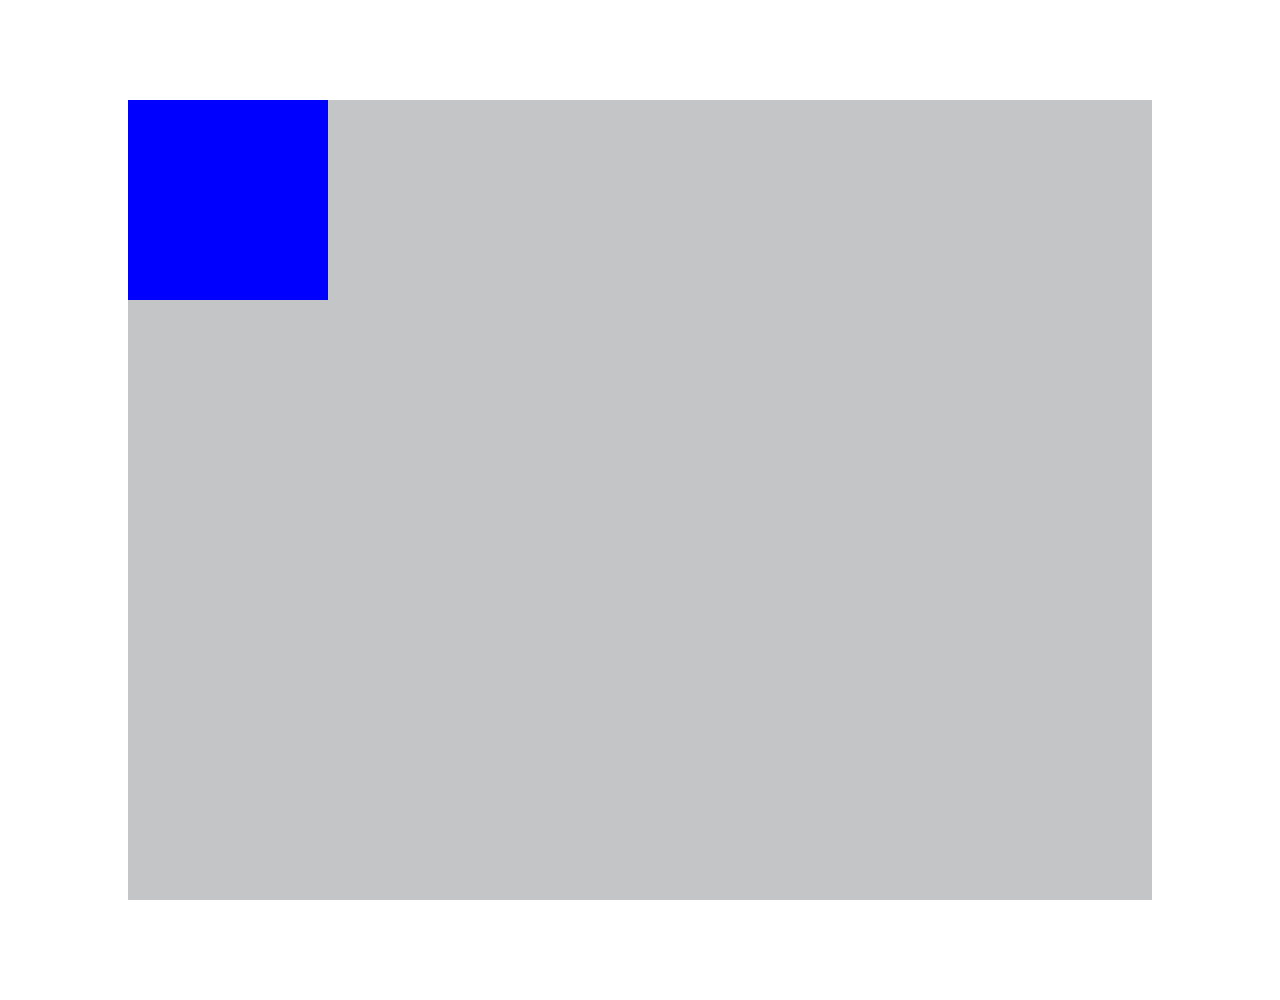
<file: CssAnimations/index.html>
<!DOCTYPE html>
<html lang="en">
<head>
    <meta charset="UTF-8">
    <meta name="viewport" content="width=device-width, initial-scale=1.0">
    <title>CSS Animations</title>

    <link rel="stylesheet" href="style.css">
</head>
<body>

    <main>
        <div class="square"></div>
    </main>
    
</body>
</html>
</file>
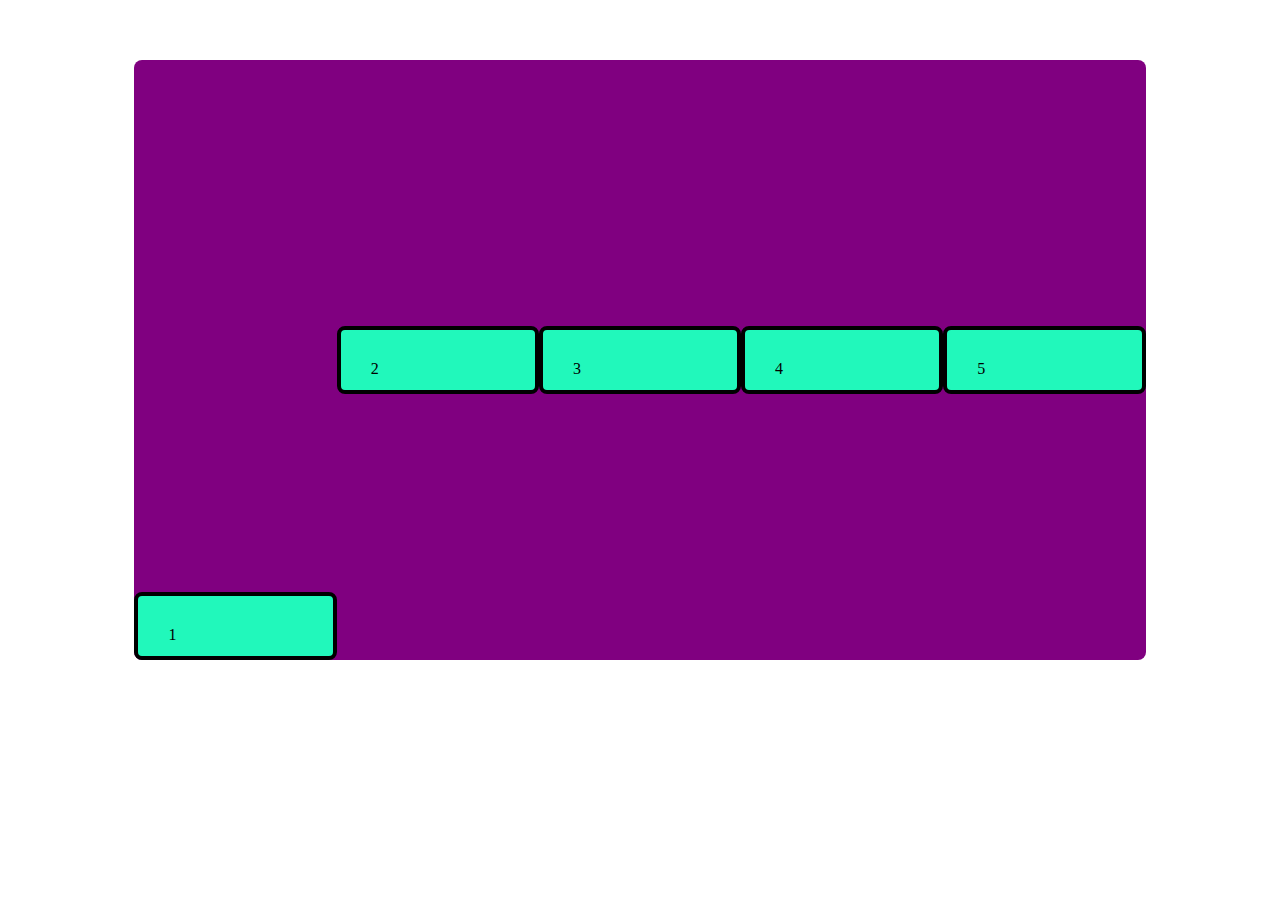
<file: CssFlexBox/index.html>
<!DOCTYPE html>
<html lang="en">
<head>
    <meta charset="UTF-8">
    <meta name="viewport" content="width=device-width, initial-scale=1.0">
    <title>FlexBoxCss</title>

    <link rel="stylesheet" href="style.css">
</head>
<body>
    
    <div class="my-container">
        <div class="my-item self-top">
            1
        </div>

        <div class="my-item">
            2
        </div>

        <div class="my-item">
            3
        </div>

        <div class="my-item">
            4
        </div>

        <div class="my-item">
            5
        </div>
    </div>

</body>
</html>
</file>
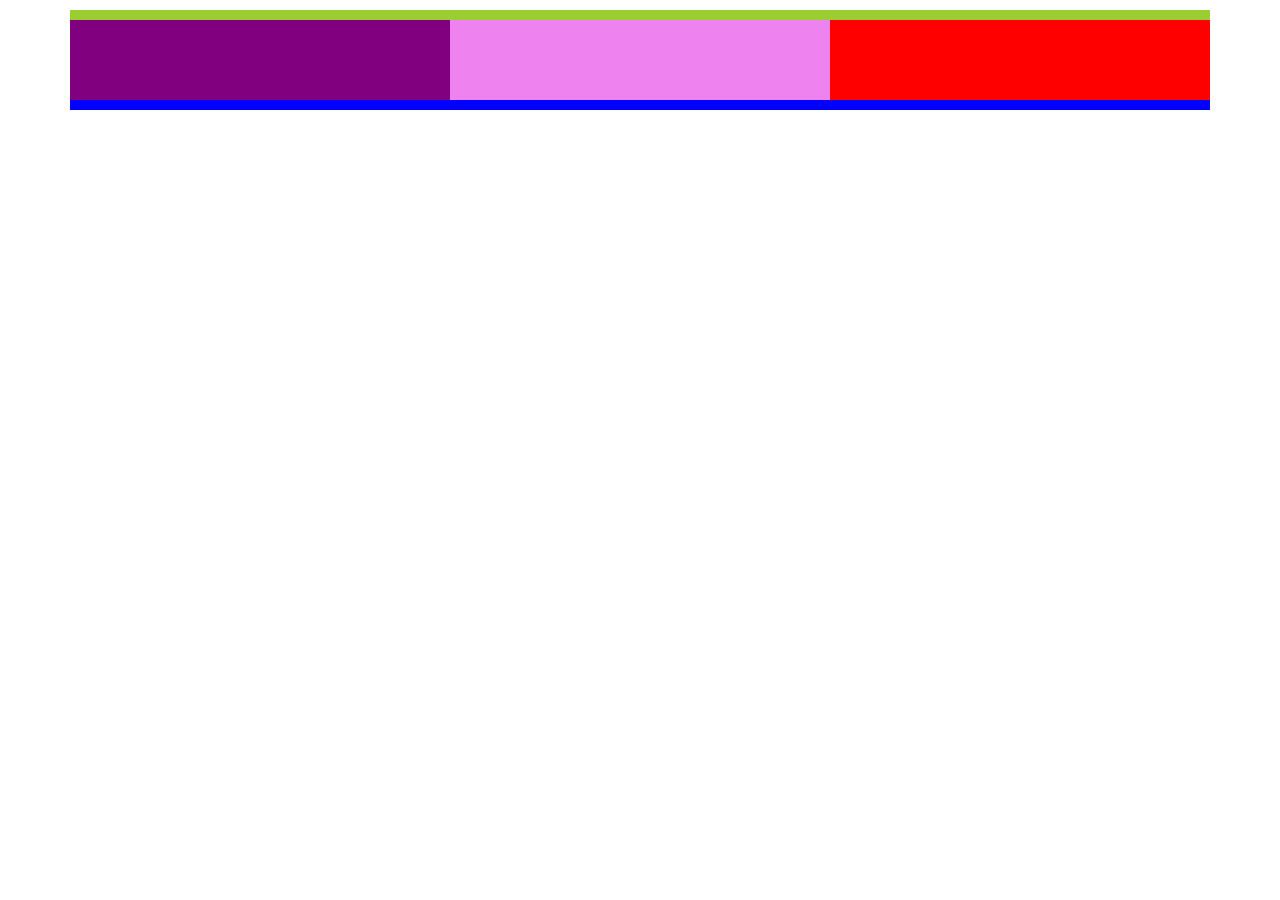
<file: CssGrid/index.html>
<!DOCTYPE html>
<html lang="en">
<head>
    <meta charset="UTF-8">
    <meta name="viewport" content="width=device-width, initial-scale=1.0">
    <title>Css Grid Bootstrap</title>
    <link rel="stylesheet" href="bootstrap-grid.min.css">
    <link rel="stylesheet" href="style.css">
</head>
<body>
    
    <div class="mybox container">

        <div class="row justify-content-center">
            
        <div class="col-sm-12 col-lg-4 div1"></div>
        <div class="col-sm-12 col-lg-4 div2"></div>
        <div class="col-sm-12 col-lg-4 div3"></div>

        </div>

    </div>

</body>
</html>
</file>
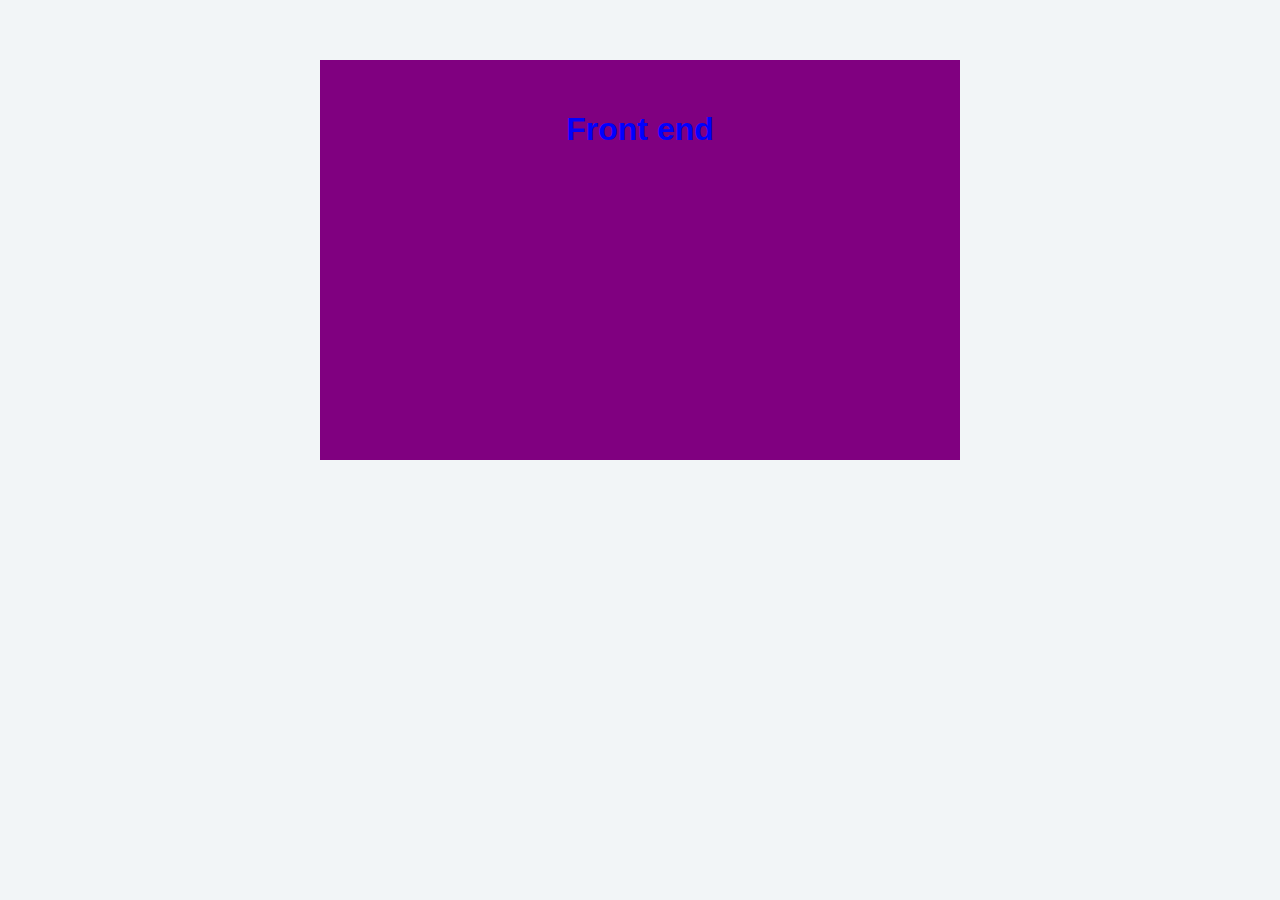
<file: CssResponsivo/index.html>
<!DOCTYPE html>
<html lang="en">
<head>
    <meta charset="UTF-8">
    <meta name="viewport" content="width=device-width, initial-scale=1.0">
    <title>Exercício Media Queries</title>

    <link rel="stylesheet" href="style.css">

</head>
<body>
    <div class="mybox">
    <h1>Front end</h1>
    </div>

</body>
</html>
</file>
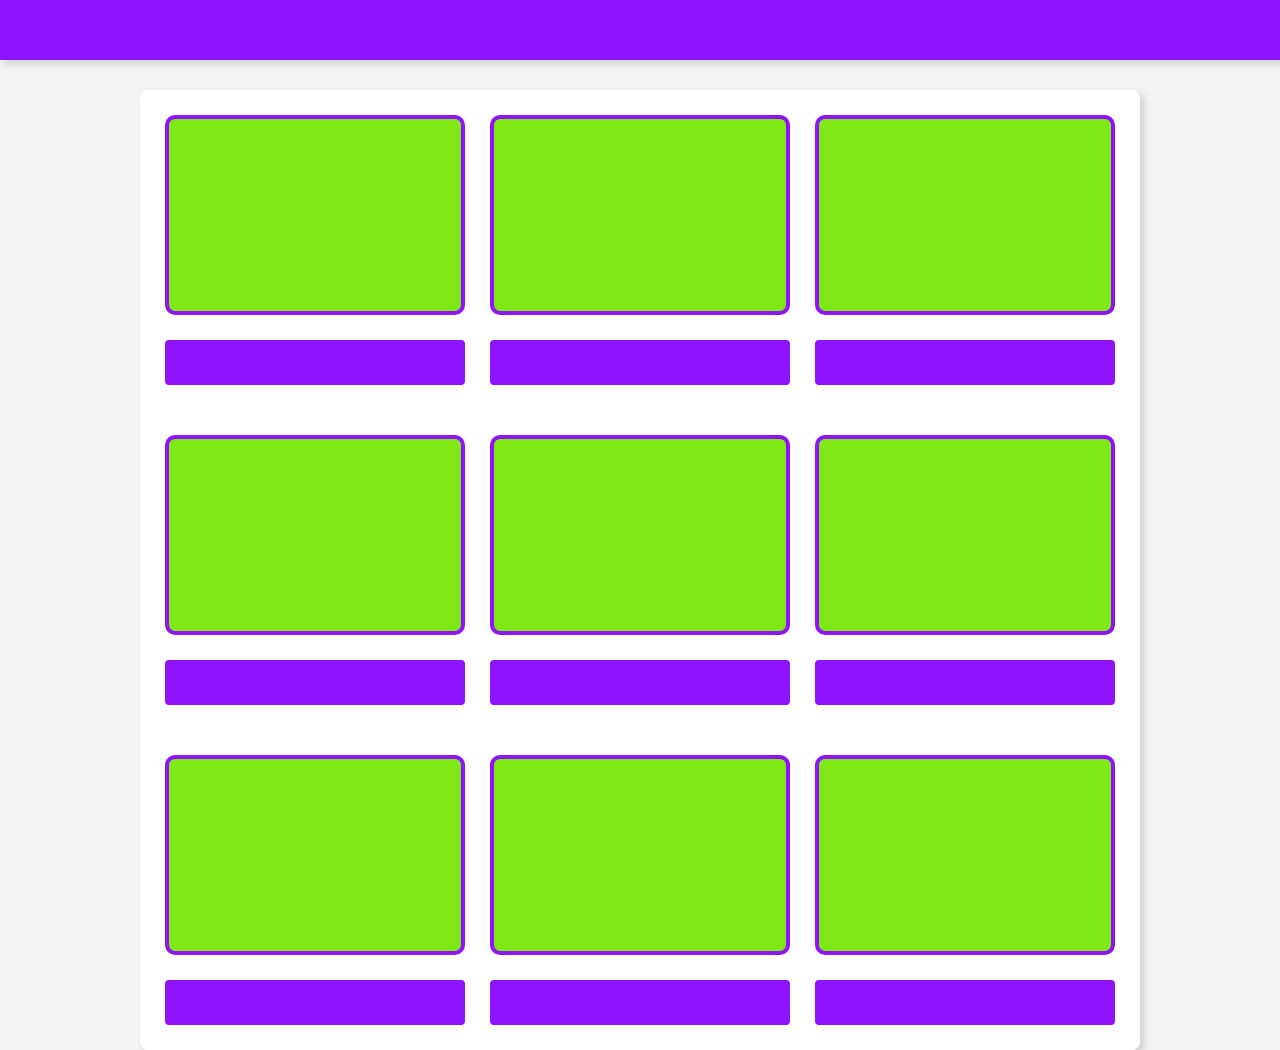
<file: exercicioCSS01/index.html>
<!DOCTYPE html>
<html lang="en">
<head>
    <meta charset="UTF-8">
    <meta name="viewport" content="width=device-width, initial-scale=1.0">
    <title>Exercicio 01 CSS</title>

    <link rel="stylesheet" href="style.css">
</head>
<body>
    
    <header></header>

    <main>
        <div class="box-container">
            <div class="box"></div>
            <div class="btn"></div>
        </div>

        <div class="box-container">
            <div class="box"></div>
            <div class="btn"></div>
        </div>

        <div class="box-container">
            <div class="box"></div>
            <div class="btn"></div>
        </div>
        <div class="box-container">
            <div class="box"></div>
            <div class="btn"></div>
        </div>

        <div class="box-container">
            <div class="box"></div>
            <div class="btn"></div>
        </div>

        <div class="box-container">
            <div class="box"></div>
            <div class="btn"></div>
        </div>
        <div class="box-container">
            <div class="box"></div>
            <div class="btn"></div>
        </div>

        <div class="box-container">
            <div class="box"></div>
            <div class="btn"></div>
        </div>

        <div class="box-container">
            <div class="box"></div>
            <div class="btn"></div>
        </div>
    </main>
    
</body>
</html>
</file>
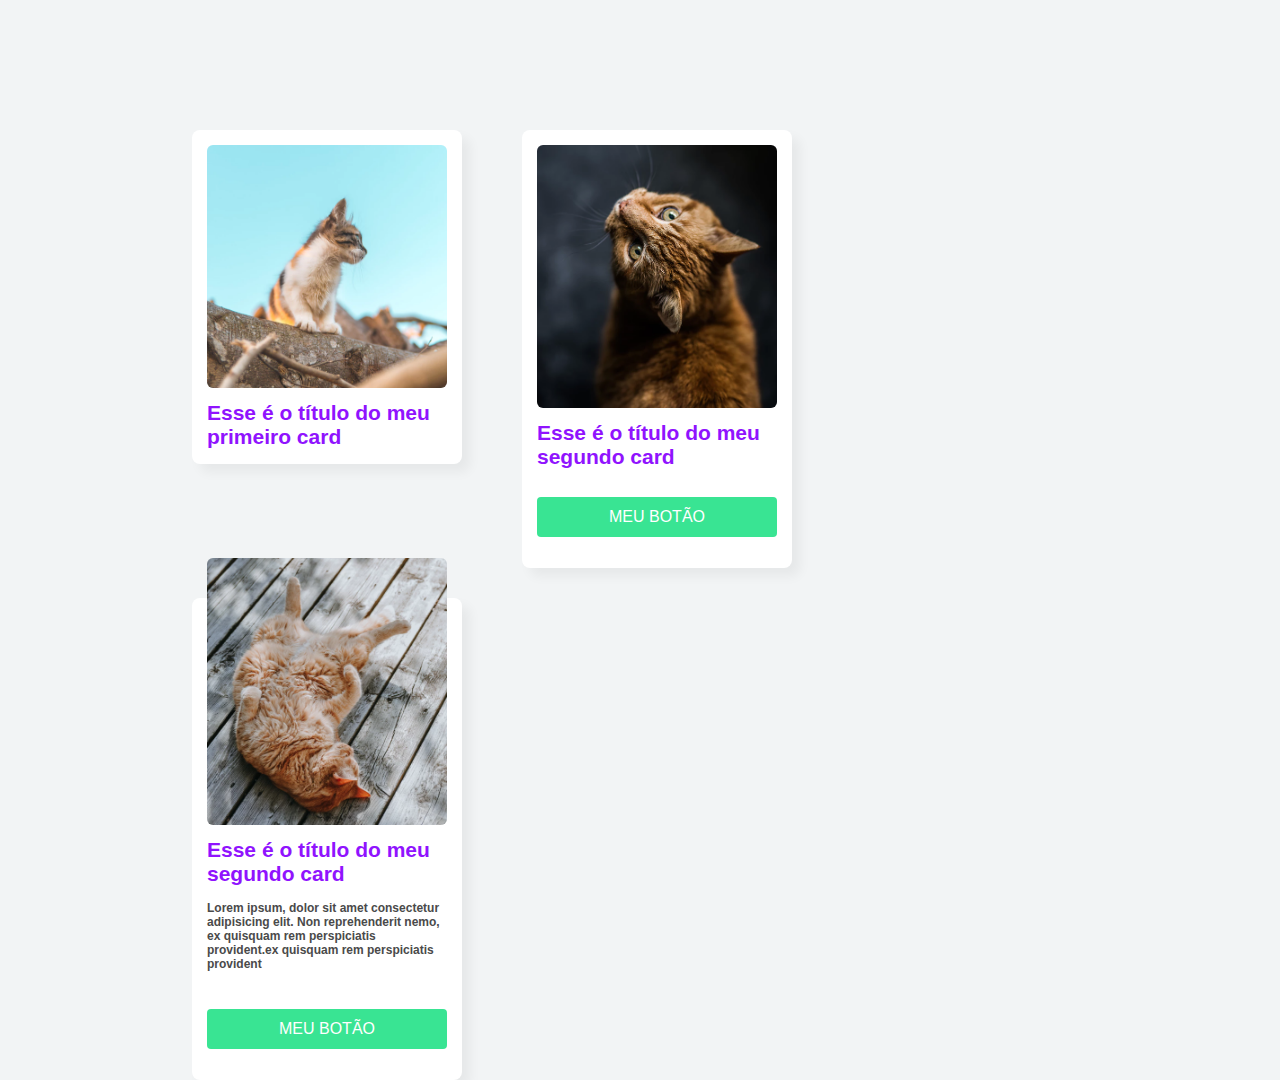
<file: exercicioCSS02/index.html>
<!DOCTYPE html>
<html lang="en">
<head>
    <meta charset="UTF-8">
    <meta name="viewport" content="width=device-width, initial-scale=1.0">
    <title>Exercício css 2</title>
    <link rel="stylesheet" href="style.css">
</head>
<body>

    <main>
        <div class="card-container">
            <div class="card">
                <img src="images/gato1.png" alt="gato" class="card-img"/>
                <div class="card-body">
                    <h1>Esse é o título do meu primeiro card</h1>
                </div>
            </div>
        </div>
        <div class="card-container">
            <div class="card">
                <img src="images/gato2.png" alt="gato" class="card-img"/>
                <div class="card-body">
                    <h1>Esse é o título do meu segundo card</h1>
                </div>

                <div class="card-footer">
                    <p><a href="#" class="btn">meu botão</a></p>
                 </div>
            </div>
        </div>

        <div class="card-container">
            <div class="card">
                <img src="images/gato3.png" alt="gato" class="card-img card-img-top"/>
                <div class="card-body">
                    <h1>Esse é o título do meu segundo card</h1>
                    <p>Lorem ipsum, dolor sit amet consectetur adipisicing elit. Non reprehenderit nemo,
                     ex quisquam rem perspiciatis provident.ex quisquam rem perspiciatis provident</p>
                </div>

                <div class="card-footer">
                    <p><a href="#" class="btn">meu botão</a></p>
                 </div>
            </div>
        </div>
    </main>
    
</body>
</html>
</file>
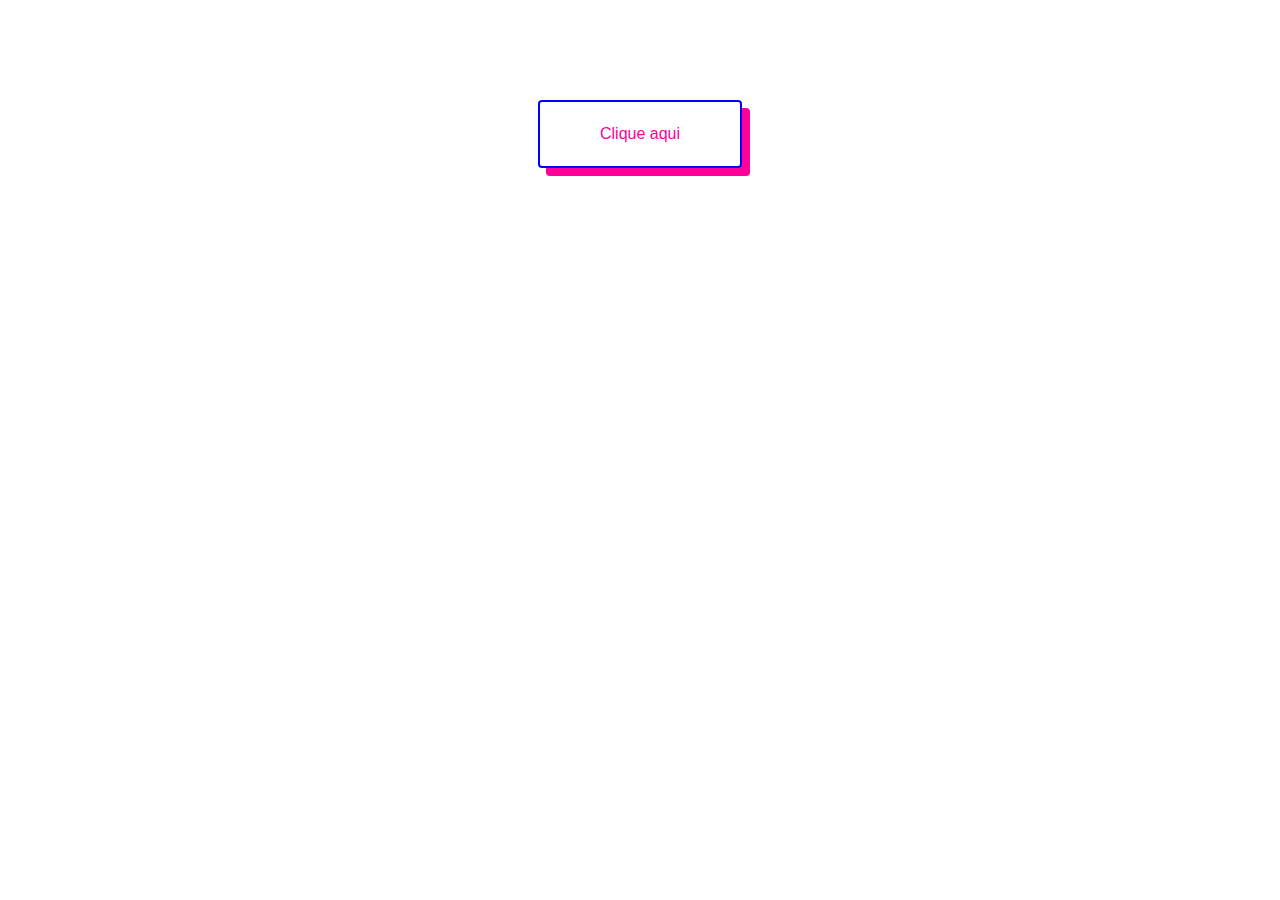
<file: CssAnimations/CSSAni02/index.html>
<!DOCTYPE html>
<html lang="en">
<head>
    <meta charset="UTF-8">
    <meta name="viewport" content="width=device-width, initial-scale=1.0">
    <title>CSS Animations 02</title>

    <link rel="stylesheet" href="style.css">
</head>
<body>

    <main>
        <a class="btn" href="#">Clique aqui</a>
    </main>
    
</body>
</html>
</file>
<file: CssAnimations/style.css>
@keyframes myBoxAnim {
    0% {
        background-color: blue;
        width: 200px;
        height: 200px;
        border-radius: 0;
    }
    30% {
        background-color: red;
        width: 400px;
        height: 100px;
        transform: translate(300px, 300px) rotate(0deg);
        border-radius: 0;
    }
    70% {
        background-color: purple;
        width: 100px;
        height: 100px;
        transform: translate(0, 0) rotate(0deg);
        border-radius: 50%;
    }
    100% {
        background-color: yellowgreen;
        width: 200px;
        height: 200px;
        transform: translate(800px, 600px) rotate(360deg);
        border-radius: 0;
    }
}

body {
    margin: 0;
    padding: 0;
}

main {
    width: 80%;
    height: 800px;
    display: table;
    background-color: #c3c5c6;
    margin: 100px auto;
}

.square {
    display: block;
    width: 200px;
    height: 200px;
    background-color: blue;
    transition: all 3s ease-in;
    animation: myBoxAnim 3s forwards;
}
</file>
<file: CssFlexBox/style.css>
*{
    box-sizing: border-box;
}

.my-container {
    display: flex;
    width: 80%;
    height: 600px;
    margin: 60px auto;
    background-color: purple;
    border-radius: 8px;
    /* flex-direction: row;
    flex-wrap: wrap; */
    flex-flow: row nowrap;
    justify-content: space-between;
    align-items:center;
    align-content: center;
}

.my-item {
    height: 50px;
    background-color: #21f8bb;
    border-radius: 8px;
    padding: 30px;
    border: 4px solid black;
    flex-basis: 500px;
}

.order-1 {
  order: 1;  
}
.order-2 {
  order: 2;  
}
.order-3 {
    order: 3;  
}
.order-4 {
    order: 4;  
}

.shrink1 {
    flex-shrink: 1;
}
.shrink2 {
    flex-shrink: 2;
}
.shrink5 {
    flex-shrink: 5;
}
.shrink1 {
    flex-shrink: 1;
}
.shrink2 {
    flex-shrink: 2;
}
.shrink5 {
    flex-grow: 5;
}

.self-top {
    align-self: flex-end;
}
</file>
<file: CssGrid/style.css>
body {
    padding: 0;
    margin: 0;
}

.mybox {
    background-color: blue;
    height: 100px;
}

.mybox div {
    background-color: yellowgreen;
    height: 80px;
    margin-top: 10px;
}
.mybox .div1 {
    background-color: purple;
}

.mybox .div2 {
    background-color: violet;
}
.mybox .div3 {
    background-color: red;
}
</file>
<file: CssResponsivo/style.css>
body {
    margin: 0;
    background-color: #f2f5f7;
}


@media screen and (min-width: 320px) {
    .mybox {
        width: 90%;
        height: 400px;
        background-color: green;
        display: block;
        margin: 60px auto;
        text-align: center;
        padding: 30px;
        box-sizing: border-box;
    }

    .mybox h1 {
        font-family: Arial, Helvetica, sans-serif;
        color: blue;
    }
}

@media screen and (min-width: 540px) {
    .mybox {
        width: 50%;
        background-color: purple;
    }

    .mybox h1 {
        font-family: Arial, Helvetica, sans-serif;
        color: blue;
    }
}

@media screen and (min-width: 1400px) {
    .mybox {
        width: 50%;
        background-color: orange;
    }

    .mybox h1 {
        font-family: Arial, Helvetica, sans-serif;
        color: green;
    }
}
</file>
<file: exercicioCSS01/style.css>
body {
    background-color: #f2f4f5;
    margin: 0;
}

header {
    width: 100%;
    height: 60px;
    background-color:  #9013fe;
    display: block;
    box-shadow: 4px 4px 8px rgba(0, 0, 0, 0.15);
}

main {
    width: 1000px;
    display: table;
    background-color: #fff;
    border-radius: 8px;
    margin-top: 30px;
    margin-left: auto;
    margin-right: auto;
    box-shadow: 4px 4px 8px rgba(0, 0, 0, 0.15);
}

.box-container {
    width: 300px;
    margin-left: 25px;
    margin-top: 25px;
    margin-bottom: 25px;
    display: table;
    float: left;
}

.box {
    width: 100%;
    height: 200px;
    display: block;
    background-color: #80e817;
    border-radius: 10px;
    border: 4px solid #9013fe;
    box-sizing: border-box;
}

.btn {
    width: 300px;
    height: 45px;
    background-color: #9013fe;
    border-radius: 4px;
    display: block;
    margin-top: 25px;
    float: left;
}
</file>
<file: exercicioCSS02/style.css>
body {
    background-color: #f2f4f5;
    margin: 0;
}

main {
    width: 70%;
    display: table;
    margin: 100px auto 0 auto;
}

/*Cards*/
.card-container {
    width: 270px;
    display: table;
    float: left;
    margin: 30px 60px 0 0;
}

.card {
    width: 100%;
    display: table;
    background-color: #fff;
    border-radius: 8px;
    box-shadow: 8px 8px 12px rgba(0,0,0,0.05);
    padding: 15px;
    box-sizing: border-box;
}

.card .card-img {
    width: 100%;
    max-width: 100%;
    height: auto;
    border-radius: 6px;
    display: block;
}

.card .card-img-top {
    margin-top: -55px;
}
.card .card-body {
    width: 100%;
    display: table;
    margin-top: 13px;
}

.card .card-body h1 {
    font-family: Arial, Helvetica, sans-serif;
    font-size: 21px;
    line-height: 24px;
    color: #9013fe;
    font-weight: 800;
    margin: 0;
}

.card .card-body p {
    display: block;
    font-family: Arial, Helvetica, sans-serif;
    font-size: 12px;
    line-height: 14px;
    color: #4a4a4a;
    font-weight: bold;
    margin: 15px 0 10px 0;
}

.card .card-footer {
    width: 100%;
    display: table;
}
.card .card-footer .btn {
    width: 100%;
}

/*botões*/

.btn {
    width: auto;
    height: 40px;
    display: inline-block;
    background-color: #39e493;
    color: #fff;
    font-family: Arial, Helvetica, sans-serif;
    font-size: 16px;
    text-transform: uppercase;
    line-height: 40px;
    text-decoration: none;
    text-align: center;
    margin-top: 12px;
    padding: 0 30px;
    border-radius: 4px;
    box-sizing: border-box;
}
</file>
<file: CssAnimations/CSSAni02/style.css>
@keyframes btnAnim {
    0% {
        width: 200px;
        height: 64px;
        display: block;
        border-radius: 4px;
        border: 2px solid blue;
        margin: 100px auto;
        background-color: #fff;
        color: #ff0099;
        box-shadow: 8px 8px 0 #ff0099;
    }
    50% {
        width: 180px;
        height: 64px;
        display: block;
        border-radius: 8px;
        border: 2px solid blue;
        margin: 100px auto;
        background-color: #fff;
        color: #ff0099;
        box-shadow: 8px 8px 0 #ff0099;
    }
    100% {
        width: 200px;
        height: 64px;
        display: block;
        border-radius: 6px;
        border: 2px solid blue;
        margin: 100px auto;
        background-color: blue;
        color: #fff;
        box-shadow: 0px 0px 0 #ff0099;
    }
}

.btn {
    width: 200px;
    height: 64px;
    display: block;
    border-radius: 4px;
    border: 2px solid blue;
    margin: 100px auto;
    font-family: Arial, Helvetica, sans-serif;
    text-align: center;
    line-height: 64px;
    text-decoration: none;
    color: #ff0099;
    background-color: #fff;
    box-shadow: 8px 8px 0 #ff0099;
    transition:  all 0.6s ease-out;
}

.btn:hover {
    animation: btnAnim 0.6s forwards;
}
</file>
